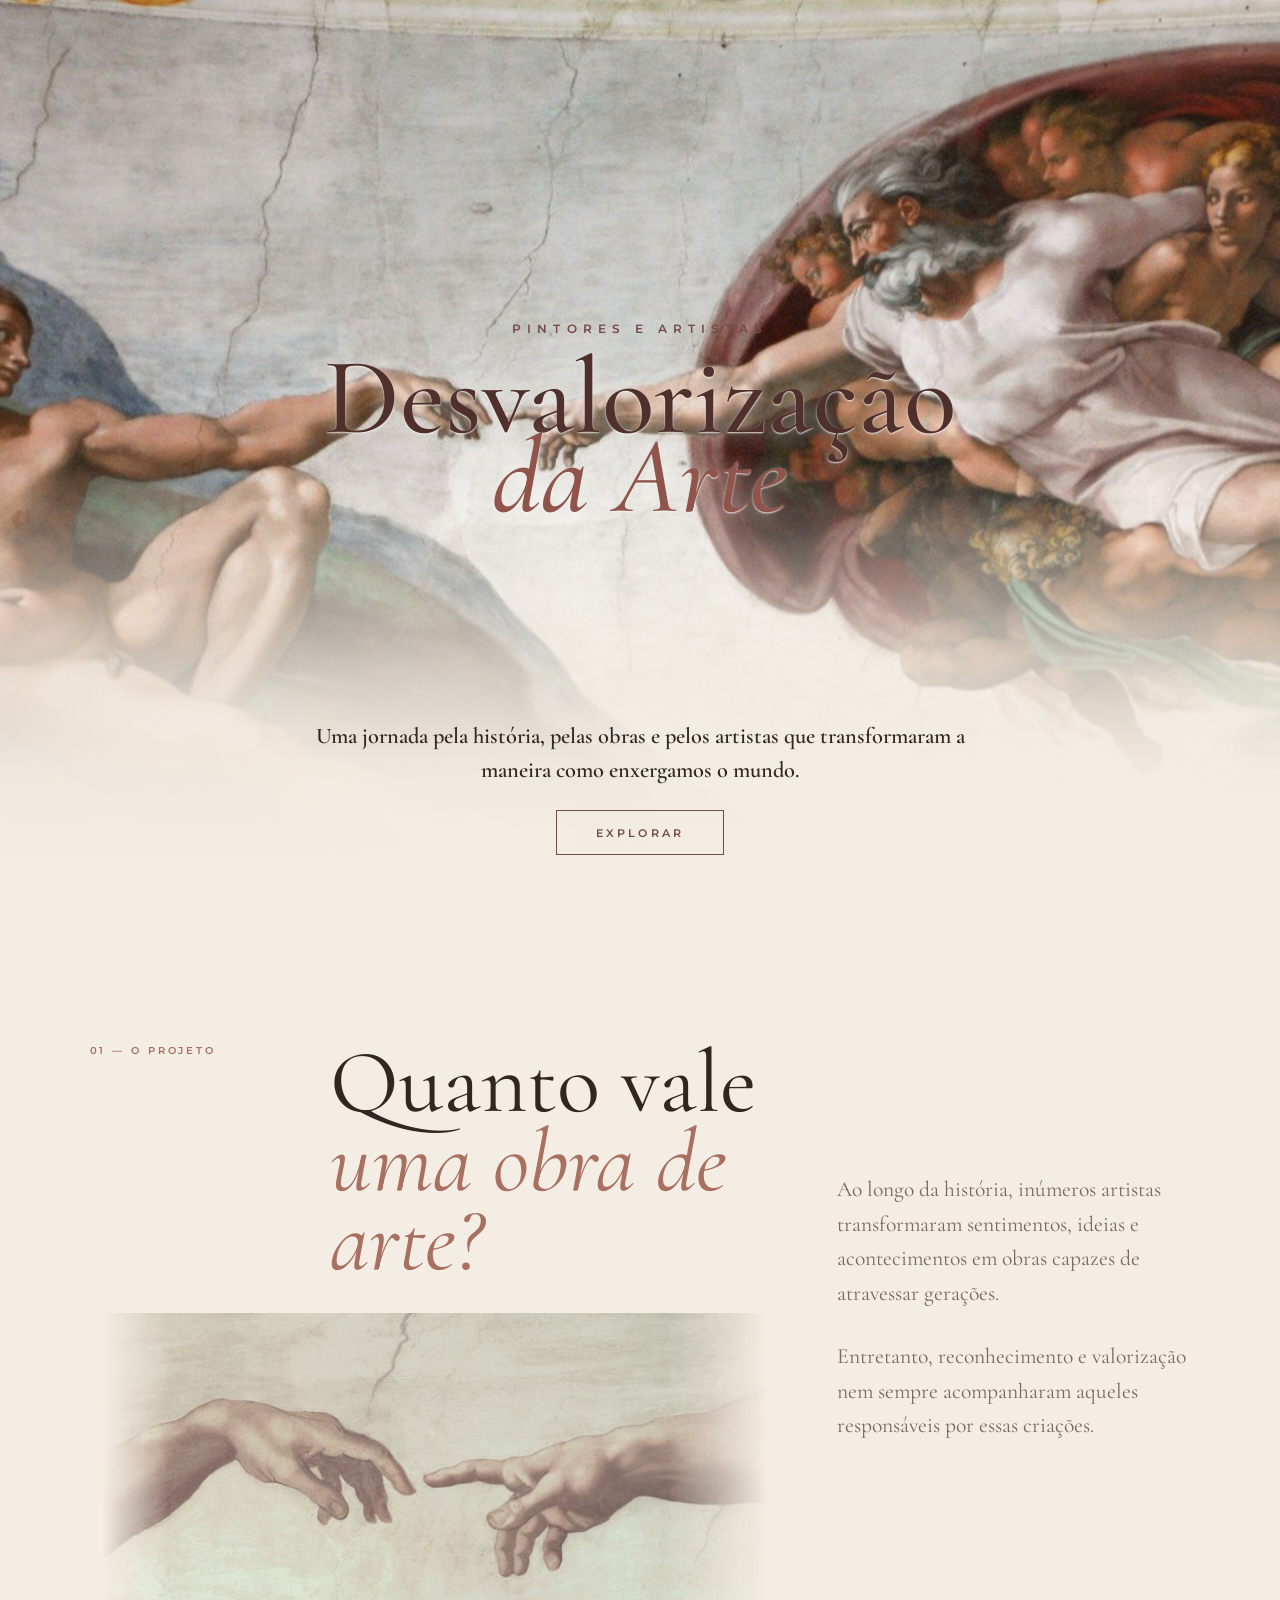
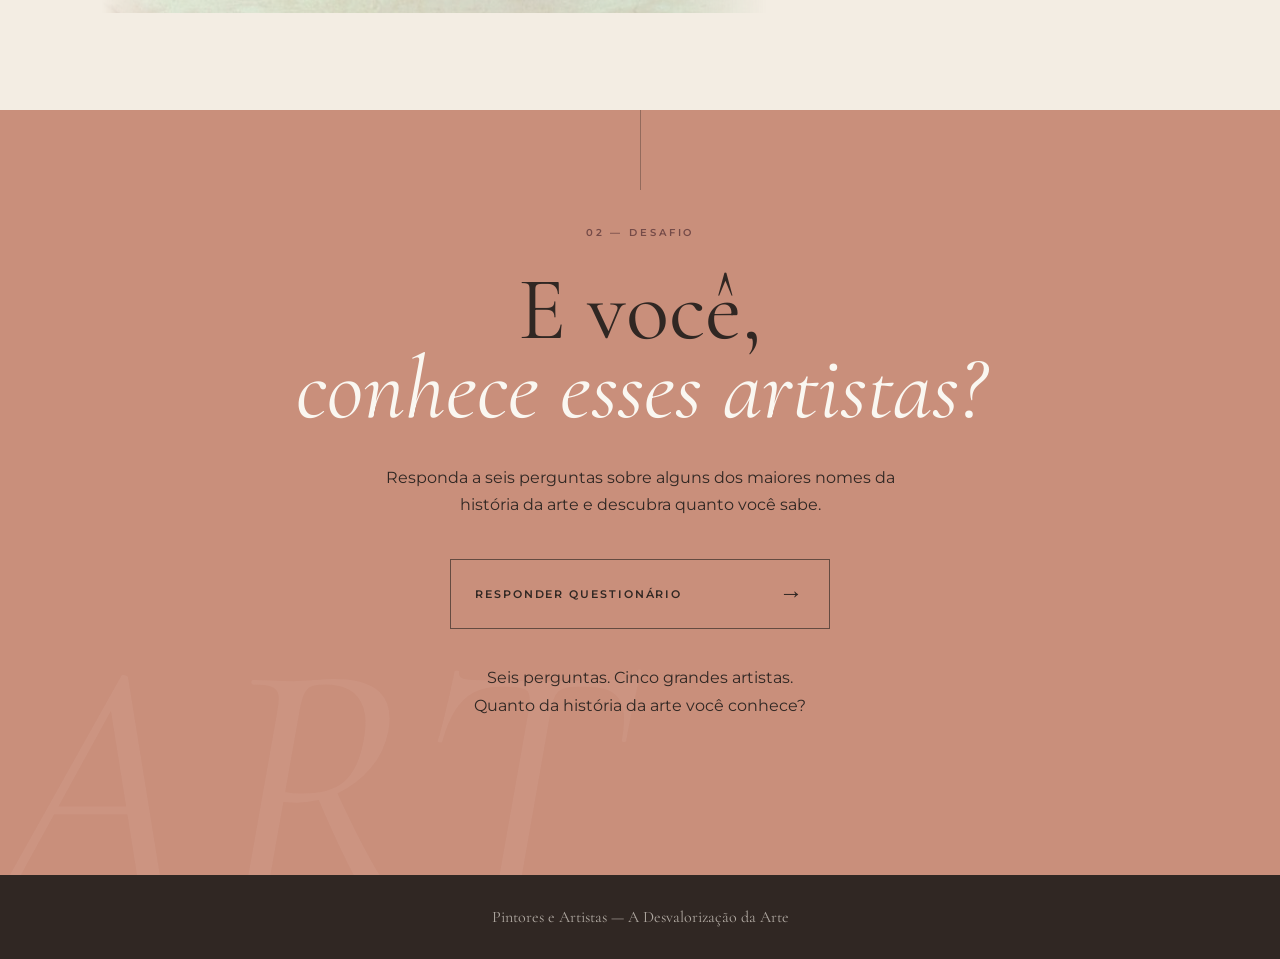
<file: index.html>
<!DOCTYPE html>
<html lang="pt-BR">
<head>
    <meta charset="UTF-8">
    <meta name="viewport" content="width=device-width, initial-scale=1.0">

    <title>Desvalorização da Arte</title>

    <link rel="stylesheet" href="style.css">
</head>

<body>

    <!-- HERO -->
    <header class="hero">

        <div class="hero-overlay"></div>

       <div class="hero-content">
    <p class="hero-subtitle">PINTORES E ARTISTAS</p>

    <h1>
        Desvalorização<br>
        <span>da Arte</span>
    </h1>
</div>

      <div class="hero-bottom">

    <p class="hero-description">
        Uma jornada pela história, pelas obras e pelos artistas
        que transformaram a maneira como enxergamos o mundo.
    </p>

    <a href="#projeto" class="hero-button">
        EXPLORAR
    </a>

</div>

        <div class="hero-fade"></div>

    </header>


    <!-- SOBRE O PROJETO -->
    <main>

        <section class="about" id="projeto">

            <p class="section-number">01 — O PROJETO</p>

            <h2>
                Quanto vale<br>
                <em>uma obra de arte?</em>
            </h2>

            <div class="about-text">

                <p>
                    Ao longo da história, inúmeros artistas transformaram
                    sentimentos, ideias e acontecimentos em obras capazes
                    de atravessar gerações.
                </p>

                <p>
                    Entretanto, reconhecimento e valorização nem sempre
                    acompanharam aqueles responsáveis por essas criações.
                </p>

            </div>

            <div class="about-art">
                  <img
        src="assets/imagens/maos-criacao.jpg"
        alt="Detalhe das mãos de A Criação de Adão, de Michelangelo"
        >
</div>
          
        </section>


        <!-- QUESTIONÁRIO -->
        <section class="quiz-call">

            <div class="quiz-call-content">

                <p class="section-number">02 — DESAFIO</p>

                <h2>
                    E você,<br>
                    <em>conhece esses artistas?</em>
                </h2>

                <p>
                    Responda a seis perguntas sobre alguns dos maiores
                    nomes da história da arte e descubra quanto você sabe.
                </p>

                <a href="quiz.html" class="quiz-button">
                    RESPONDER QUESTIONÁRIO
                    <span>→</span>
                </a>

                <p>
                  Seis perguntas. Cinco grandes artistas.<br>
                  Quanto da história da arte você conhece?
                </p>
            </div>

        </section>

    </main>


    <footer>
        <p>Pintores e Artistas — A Desvalorização da Arte</p>
    </footer>

</body>
</html>
</file>
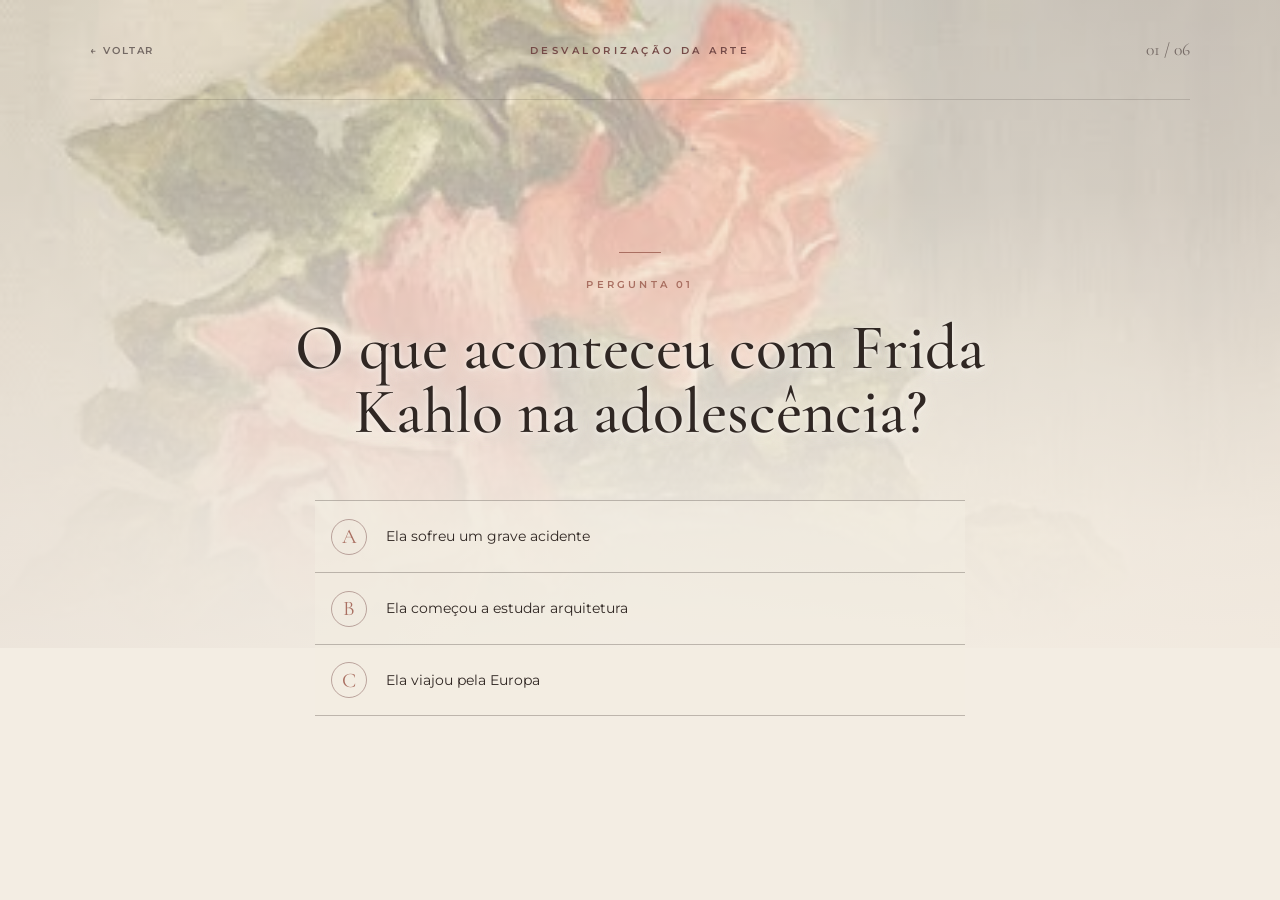
<file: quiz.html>
<!DOCTYPE html>
<html lang="pt-BR">

<head>
    <meta charset="UTF-8">

    <meta
        name="viewport"
        content="width=device-width, initial-scale=1.0"
    >

    <title>Desafio da Arte</title>

    <link
        rel="stylesheet"
        href="style.css"
    >
</head>

<body class="quiz-page">

    <!--
        Fundo artístico do quiz.
        O JavaScript trocará a imagem
        dependendo do artista citado.
    -->
    <div
        class="quiz-art-background"
        id="quiz-art-background"
        aria-hidden="true">
    </div>


    <main class="quiz-container">

        <header class="quiz-header">

            <a
                href="index.html"
                class="quiz-back">
                ← VOLTAR
            </a>

            <p>
                DESVALORIZAÇÃO DA ARTE
            </p>

            <span id="quiz-progress">
                01 / 06
            </span>

        </header>


        <section class="question-area">

            <div class="question-number">

                <span id="question-label">
                    PERGUNTA 01
                </span>

            </div>


            <h1 id="question">
                Carregando pergunta...
            </h1>


            <div
                class="answers"
                id="answers">
            </div>

        </section>


        <section
            class="result-area"
            id="result-area">

            <p class="result-label">
                RESULTADO
            </p>


            <h2>
                <span id="score">
                    0
                </span>

                <small>
                    / 6
                </small>
            </h2>


            <p id="result-message">
                Resultado do questionário.
            </p>


            <button
                class="restart-button"
                id="restart-button"
                type="button">

                TENTAR NOVAMENTE

                <span>
                    ↻
                </span>

            </button>


            <a
                href="index.html"
                class="home-link">
                VOLTAR AO INÍCIO
            </a>

        </section>

    </main>


    <script src="script.js"></script>

</body>

</html>
</file>
<file: style.css>
@import url('https://fonts.googleapis.com/css2?family=Cormorant+Garamond:ital,wght@0,400;0,500;0,600;1,500&family=Montserrat:wght@300;400;500;600&display=swap');

:root {
    --creme: #f3ede3;
    --creme-claro: #faf7f1;
    --salmao: #c98f7b;
    --salmao-escuro: #a96f61;
    --vinho: #754b48;
    --marrom: #302723;
    --texto-suave: #746964;
}

* {
    margin: 0;
    padding: 0;
    box-sizing: border-box;
}

html {
    scroll-behavior: smooth;
}

body {
    background: var(--creme);
    color: var(--marrom);
    font-family: 'Montserrat', sans-serif;
    overflow-x: hidden;
}


/* =====================================================
   HERO
===================================================== */

.hero {
    position: relative;
    min-height: 100svh;

    display: flex;
    align-items: center;
    justify-content: center;

    background:
        linear-gradient(
            to bottom,
            rgba(35, 24, 20, 0.18) 0%,
            rgba(35, 24, 20, 0.08) 45%,
            rgba(243, 237, 227, 0.15) 67%,
            var(--creme) 100%
        ),
        url("assets/imagens/criacao-adao.jpg");

    background-size: cover;
    background-position: center;
}

.hero-overlay {
    position: absolute;
    inset: 0;

    background:
        linear-gradient(
            90deg,
            rgba(80, 43, 39, 0.12),
            transparent 45%,
            rgba(199, 137, 118, 0.08)
        );

    pointer-events: none;
}

.hero-fade {
    position: absolute;

    bottom: -1px;
    left: 0;

    width: 100%;
    height: 48%;

    background:
        linear-gradient(
            to bottom,
            transparent 0%,
            rgba(243, 237, 227, 0.55) 35%,
            rgba(243, 237, 227, 0.92) 68%,
            var(--creme) 100%
        );

    pointer-events: none;
}

.hero-content {
    position: relative;
    z-index: 2;

    width: min(90%, 850px);

    text-align: center;

    margin-bottom: 7vh;
}

.hero-subtitle {
    margin-bottom: 1.4rem;

    color: var(--vinho);

    font-size: 0.72rem;
    font-weight: 600;

    letter-spacing: 0.38rem;
}

.hero h1 {
    font-family: 'Cormorant Garamond', serif;

    font-size: clamp(4rem, 8.5vw, 7.5rem);
    font-weight: 500;

    line-height: 0.72;

    color: #4f302d;

    text-shadow:
        0 1px 2px rgba(250, 247, 241, 0.9),
        0 3px 18px rgba(250, 247, 241, 0.65);
}

.hero h1 span {
    color: #8f554d;

    font-style: italic;
    font-weight: 500;
}

.hero-bottom {
    position: absolute;
    z-index: 3;

    bottom: 5vh;
    left: 50%;

    transform: translateX(-50%);

    width: min(90%, 650px);

    text-align: center;
}

.hero-description {
    width: 100%;

    margin: 0 auto 1.5rem;

    font-family: 'Cormorant Garamond', serif;

    font-size: clamp(1.15rem, 2vw, 1.4rem);
    font-weight: 600;

    line-height: 1.5;

    color: #302723;
}

.hero-button {
    display: inline-block;

    padding: 0.9rem 2.4rem;

    border: 1px solid var(--vinho);

    color: var(--vinho);

    text-decoration: none;

    font-size: 0.68rem;
    font-weight: 600;

    letter-spacing: 0.2rem;

    transition: 0.35s ease;
}

.hero-button:hover {
    background: var(--vinho);

    color: var(--creme-claro);
}


/* =====================================================
   SOBRE
===================================================== */

.about {
    position: relative;

    overflow: hidden;

    min-height: 90vh;

    padding:
        9rem
        max(7vw, 1.5rem);

    display: grid;

    grid-template-columns:
        minmax(100px, 0.4fr)
        minmax(300px, 1fr)
        minmax(300px, 0.8fr);

    gap: 4rem;

    align-items: start;
}

.section-number {
    color: var(--salmao-escuro);

    font-size: 0.65rem;
    font-weight: 600;

    letter-spacing: 0.18rem;
}

.about h2,
.quiz-call h2 {
    font-family: 'Cormorant Garamond', serif;

    font-size: clamp(3.5rem, 7vw, 6.5rem);
    font-weight: 400;

    line-height: 0.88;
}

.about h2 em,
.quiz-call h2 em {
    color: var(--salmao-escuro);

    font-weight: 400;
}

.about-text {
    padding-top: 8rem;

    max-width: 480px;
}

.about-text p {
    margin-bottom: 1.8rem;

    font-family: 'Cormorant Garamond', serif;

    font-size: 1.35rem;

    line-height: 1.6;

    color: var(--texto-suave);
}

.about-art {
    position: absolute;

    left: 8%;
    bottom: 12%;

    width: 52%;
    height: 300px;

    overflow: hidden;

    opacity: 0.72;

    -webkit-mask-image:
        linear-gradient(
            to right,
            transparent 0%,
            black 10%,
            black 85%,
            transparent 100%
        );

    mask-image:
        linear-gradient(
            to right,
            transparent 0%,
            black 10%,
            black 85%,
            transparent 100%
        );
}

.about-art img {
    width: 100%;
    height: 100%;

    object-fit: cover;
    object-position: center 48%;

    filter:
        sepia(12%)
        saturate(75%)
        contrast(90%);

    mix-blend-mode: multiply;
}


/* =====================================================
   CHAMADA PARA O QUESTIONÁRIO
===================================================== */

.quiz-call {
    position: relative;

    overflow: hidden;

    min-height: 85vh;

    display: flex;
    align-items: center;
    justify-content: center;

    padding: 6rem 1.5rem;

    background: var(--salmao);
}

.quiz-call::before {
    content: "";

    position: absolute;

    top: 0;
    left: 50%;

    width: 1px;
    height: 80px;

    background: rgba(48, 39, 35, 0.35);
}

.quiz-call::after {
    content: "ART";

    position: absolute;

    left: -2%;
    bottom: -15%;

    font-family: 'Cormorant Garamond', serif;

    font-size: clamp(12rem, 30vw, 28rem);
    font-style: italic;

    line-height: 1;

    color: rgba(243, 237, 227, 0.055);

    pointer-events: none;
    user-select: none;
}

.quiz-call-content {
    position: relative;
    z-index: 2;

    width: min(100%, 800px);

    text-align: center;
}

.quiz-call .section-number {
    margin-bottom: 2rem;

    color: var(--vinho);
}

.quiz-call h2 {
    color: var(--marrom);
}

.quiz-call h2 em {
    color: var(--creme-claro);
}

.quiz-call-content > p:not(.section-number) {
    width: min(100%, 520px);

    margin:
        2.2rem auto
        2.5rem;

    line-height: 1.7;
}

.quiz-button {
    width: min(100%, 380px);

    margin: auto;

    padding: 1.3rem 1.5rem;

    display: flex;
    align-items: center;
    justify-content: space-between;

    border: 1px solid rgba(48, 39, 35, 0.65);

    color: var(--marrom);

    text-decoration: none;

    font-size: 0.7rem;
    font-weight: 600;

    letter-spacing: 0.12rem;

    transition: 0.35s ease;
}

.quiz-button span {
    font-family: serif;

    font-size: 1.5rem;

    transition: transform 0.35s ease;
}

.quiz-button:hover {
    background: var(--marrom);

    color: var(--creme);
}

.quiz-button:hover span {
    transform: translateX(6px);
}

.quiz-call small {
    display: block;

    margin-top: 1.2rem;

    color: rgba(48, 39, 35, 0.7);

    font-size: 0.65rem;

    letter-spacing: 0.05rem;
}


/* =====================================================
   FOOTER
===================================================== */

footer {
    padding: 2rem 1.5rem;

    background: var(--marrom);

    text-align: center;

    color: rgba(243, 237, 227, 0.65);

    font-family: 'Cormorant Garamond', serif;

    font-size: 1rem;
}


/* =====================================================
   PÁGINA DO QUIZ
===================================================== */

.quiz-page {
    position: relative;

    min-height: 100svh;

    background: var(--creme);

    color: var(--marrom);
}


/*
   IMAGEM DINÂMICA DO ARTISTA

   O JavaScript vai trocar a imagem desta camada.
*/

.quiz-art-background {
    position: absolute;

    top: 0;
    left: 0;

    width: 100%;
    height: 72vh;

    background-size: cover;
    background-position: center 35%;
    background-repeat: no-repeat;

    opacity: 0;

    pointer-events: none;

    transition:
        opacity 0.6s ease,
        background-image 0.6s ease;

    z-index: 0;
}


/*
   Degradê inspirado no topo da home.
   A pintura desaparece gradualmente no creme.
*/

.quiz-art-background::after {
    content: "";

    position: absolute;

    inset: 0;

    background:
        linear-gradient(
            to bottom,
            rgba(243, 237, 227, 0.25) 0%,
            rgba(243, 237, 227, 0.38) 30%,
            rgba(243, 237, 227, 0.70) 58%,
            rgba(243, 237, 227, 0.94) 82%,
            var(--creme) 100%
        );
}


/* Filtro suave sobre a obra */

.quiz-art-background::before {
    content: "";

    position: absolute;

    inset: 0;

    z-index: 1;

    background:
        linear-gradient(
            90deg,
            rgba(117, 75, 72, 0.10),
            transparent 50%,
            rgba(201, 143, 123, 0.08)
        );
}


/* Só aparece quando o JS encontrar um artista */

.quiz-art-background.has-image {
    opacity: 0.48;
}


/* =====================================================
   CONTAINER DO QUIZ
===================================================== */

.quiz-container {
    position: relative;
    z-index: 2;

    width: min(92%, 1100px);
    min-height: 100svh;

    margin: auto;

    display: flex;
    flex-direction: column;
}


/* =====================================================
   HEADER DO QUIZ
===================================================== */

.quiz-header {
    min-height: 100px;

    display: grid;

    grid-template-columns:
        1fr
        auto
        1fr;

    align-items: center;

    border-bottom:
        1px solid
        rgba(48, 39, 35, 0.16);
}

.quiz-header > p {
    color: var(--vinho);

    font-size: 0.62rem;
    font-weight: 600;

    letter-spacing: 0.22rem;
}

.quiz-back {
    justify-self: start;

    color: var(--texto-suave);

    text-decoration: none;

    font-size: 0.62rem;
    font-weight: 600;

    letter-spacing: 0.12rem;

    transition: color 0.3s ease;
}

.quiz-back:hover {
    color: var(--vinho);
}

#quiz-progress {
    justify-self: end;

    font-family: 'Cormorant Garamond', serif;

    font-size: 1.1rem;

    color: var(--texto-suave);
}


/* =====================================================
   PERGUNTA
===================================================== */

.question-area {
    width: min(100%, 780px);

    margin: auto;

    padding: 4rem 0 6rem;
}

.question-number {
    margin-bottom: 1.5rem;

    text-align: center;
}

.question-number::before {
    content: "";

    display: block;

    width: 42px;
    height: 1px;

    margin:
        0 auto
        1.3rem;

    background: var(--salmao-escuro);
}

.question-number span {
    color: var(--salmao-escuro);

    font-size: 0.62rem;
    font-weight: 600;

    letter-spacing: 0.2rem;
}

#question {
    max-width: 760px;

    margin:
        0 auto
        3.5rem;

    text-align: center;

    font-family: 'Cormorant Garamond', serif;

    font-size: clamp(2.7rem, 5vw, 4.7rem);
    font-weight: 500;

    line-height: 1;

    color: var(--marrom);

    text-wrap: balance;

    text-shadow:
        0 1px 4px rgba(250, 247, 241, 0.95),
        0 3px 18px rgba(250, 247, 241, 0.8);
}


/* =====================================================
   ALTERNATIVAS
===================================================== */

.answers {
    width: min(100%, 650px);

    margin: auto;
}

.answer-button {
    width: 100%;
    min-height: 72px;

    display: grid;

    grid-template-columns:
        55px
        1fr
        30px;

    align-items: center;

    padding: 0.7rem 1rem;

    border: none;

    border-top:
        1px solid
        rgba(48, 39, 35, 0.28);

    background:
        rgba(243, 237, 227, 0.52);

    color: var(--marrom);

    font-family: 'Montserrat', sans-serif;

    cursor: pointer;

    text-align: left;

    transition:
        background 0.3s ease,
        padding 0.3s ease;
}

.answer-button:last-child {
    border-bottom:
        1px solid
        rgba(48, 39, 35, 0.28);
}

.answer-button:hover {
    padding-left: 1.4rem;

    background:
        rgba(201, 143, 123, 0.20);
}

.answer-letter {
    width: 36px;
    height: 36px;

    display: flex;
    align-items: center;
    justify-content: center;

    border:
        1px solid
        rgba(117, 75, 72, 0.45);

    border-radius: 50%;

    color: var(--salmao-escuro);

    font-family: 'Cormorant Garamond', serif;

    font-size: 1.3rem;

    transition: 0.3s ease;
}

.answer-text {
    padding-right: 0.5rem;

    font-size: 0.85rem;

    line-height: 1.4;
}

.answer-icon {
    opacity: 0;

    text-align: right;

    font-family: 'Cormorant Garamond', serif;

    font-size: 1.5rem;
}


/* =====================================================
   RESPOSTA CORRETA
===================================================== */

.answer-button.correct {
    background:
        rgba(106, 132, 101, 0.18);
}

.answer-button.correct .answer-letter {
    border-color: #60735c;

    background: #60735c;

    color: var(--creme-claro);
}

.answer-button.correct .answer-icon {
    opacity: 1;

    color: #536b4f;
}


/* =====================================================
   RESPOSTA ERRADA
===================================================== */

.answer-button.wrong {
    background:
        rgba(151, 80, 73, 0.15);
}

.answer-button.wrong .answer-letter {
    border-color: #8d4b46;

    background: #8d4b46;

    color: var(--creme-claro);
}

.answer-button.wrong .answer-icon {
    opacity: 1;

    color: #8d4b46;
}


/* Bloqueia novos cliques após responder */

.answers.answered .answer-button {
    pointer-events: none;
}


/* =====================================================
   RESULTADO
===================================================== */

.result-area {
    display: none;

    width: min(100%, 700px);

    margin: auto;

    padding: 5rem 1rem;

    text-align: center;
}

.result-area.active {
    display: block;
}

.result-label {
    margin-bottom: 1rem;

    color: var(--salmao-escuro);

    font-size: 0.65rem;
    font-weight: 600;

    letter-spacing: 0.22rem;
}

.result-area h2 {
    font-family: 'Cormorant Garamond', serif;

    font-size: clamp(7rem, 17vw, 12rem);
    font-weight: 400;

    line-height: 0.9;

    color: var(--vinho);
}

.result-area h2 small {
    font-size: 0.25em;

    color: var(--texto-suave);
}

#result-message {
    width: min(100%, 480px);

    margin:
        2rem auto
        2.5rem;

    color: var(--texto-suave);

    font-family: 'Cormorant Garamond', serif;

    font-size: 1.5rem;

    line-height: 1.5;
}

.restart-button {
    width: min(100%, 380px);

    margin: auto;

    padding: 1.2rem 1.4rem;

    display: flex;
    align-items: center;
    justify-content: space-between;

    border:
        1px solid
        var(--vinho);

    background: transparent;

    color: var(--vinho);

    font-family: 'Montserrat', sans-serif;

    font-size: 0.67rem;
    font-weight: 600;

    letter-spacing: 0.14rem;

    cursor: pointer;

    transition:
        background 0.3s ease,
        color 0.3s ease;
}

.restart-button:hover {
    background: var(--vinho);

    color: var(--creme);
}

.restart-button span {
    font-size: 1.2rem;
}

.home-link {
    display: block;

    width: fit-content;

    margin:
        1.5rem auto
        0;

    padding-bottom: 0.25rem;

    border-bottom:
        1px solid
        rgba(48, 39, 35, 0.3);

    color: var(--texto-suave);

    font-size: 0.62rem;
    font-weight: 600;

    letter-spacing: 0.12rem;

    text-decoration: none;
}


/* =====================================================
   RESPONSIVO — HOME
===================================================== */

@media (max-width: 800px) {

    .hero {
        min-height: 100svh;

        background-position: center center;
    }

    .hero-content {
        position: relative;
        z-index: 2;

        width: min(90%, 950px);

        margin-bottom: 7vh;

        padding: 3rem 2rem;

        border-radius: 50%;

        text-align: center;

        background:
            radial-gradient(
                ellipse at center,
                rgba(243, 237, 227, 0.88) 0%,
                rgba(243, 237, 227, 0.68) 32%,
                rgba(243, 237, 227, 0.30) 57%,
                transparent 76%
            );
    }

    .hero-subtitle {
        font-size: 0.6rem;

        letter-spacing: 0.22rem;
    }

    .hero h1 {
        font-size:
            clamp(
                4rem,
                18vw,
                6rem
            );
    }

    .hero-description {
        font-size: 1.05rem;
    }

    .about {
        display: block;

        min-height: 780px;

        padding:
            7rem
            1.5rem;
    }

    .about h2 {
        margin-top: 1.5rem;
    }

    .about-text {
        position: relative;
        z-index: 2;

        padding-top: 3rem;
    }

    .about-text p {
        font-size: 1.2rem;
    }

    .about-art {
        left: 0;
        bottom: 4rem;

        width: 78%;
        height: 230px;

        opacity: 0.45;
    }

    .quiz-call {
        min-height: 80vh;
    }

    .quiz-call h2 {
        font-size:
            clamp(
                3.2rem,
                14vw,
                5rem
            );
    }
}


/* =====================================================
   RESPONSIVO — QUIZ
===================================================== */

@media (max-width: 700px) {

    .quiz-container {
        width: 90%;
    }

    .quiz-art-background {
        height: 62vh;

        background-position: center 20%;
    }

    .quiz-art-background.has-image {
        opacity: 0.38;
    }

    .quiz-header {
        min-height: 80px;

        grid-template-columns:
            1fr
            1fr;
    }

    .quiz-header > p {
        display: none;
    }

    .question-area {
        padding:
            3rem
            0
            4rem;
    }

    #question {
        margin-bottom: 2.5rem;

        font-size:
            clamp(
                2.5rem,
                11vw,
                3.7rem
            );
    }

    .answer-button {
        min-height: 68px;

        grid-template-columns:
            45px
            1fr
            25px;

        padding:
            0.7rem
            0.5rem;
    }

    .answer-button:hover {
        padding-left: 0.5rem;
    }

    .answer-letter {
        width: 32px;
        height: 32px;

        font-size: 1.1rem;
    }

    .answer-text {
        font-size: 0.8rem;
    }

    .result-area {
        padding:
            4rem
            0;
    }
}
</file>
